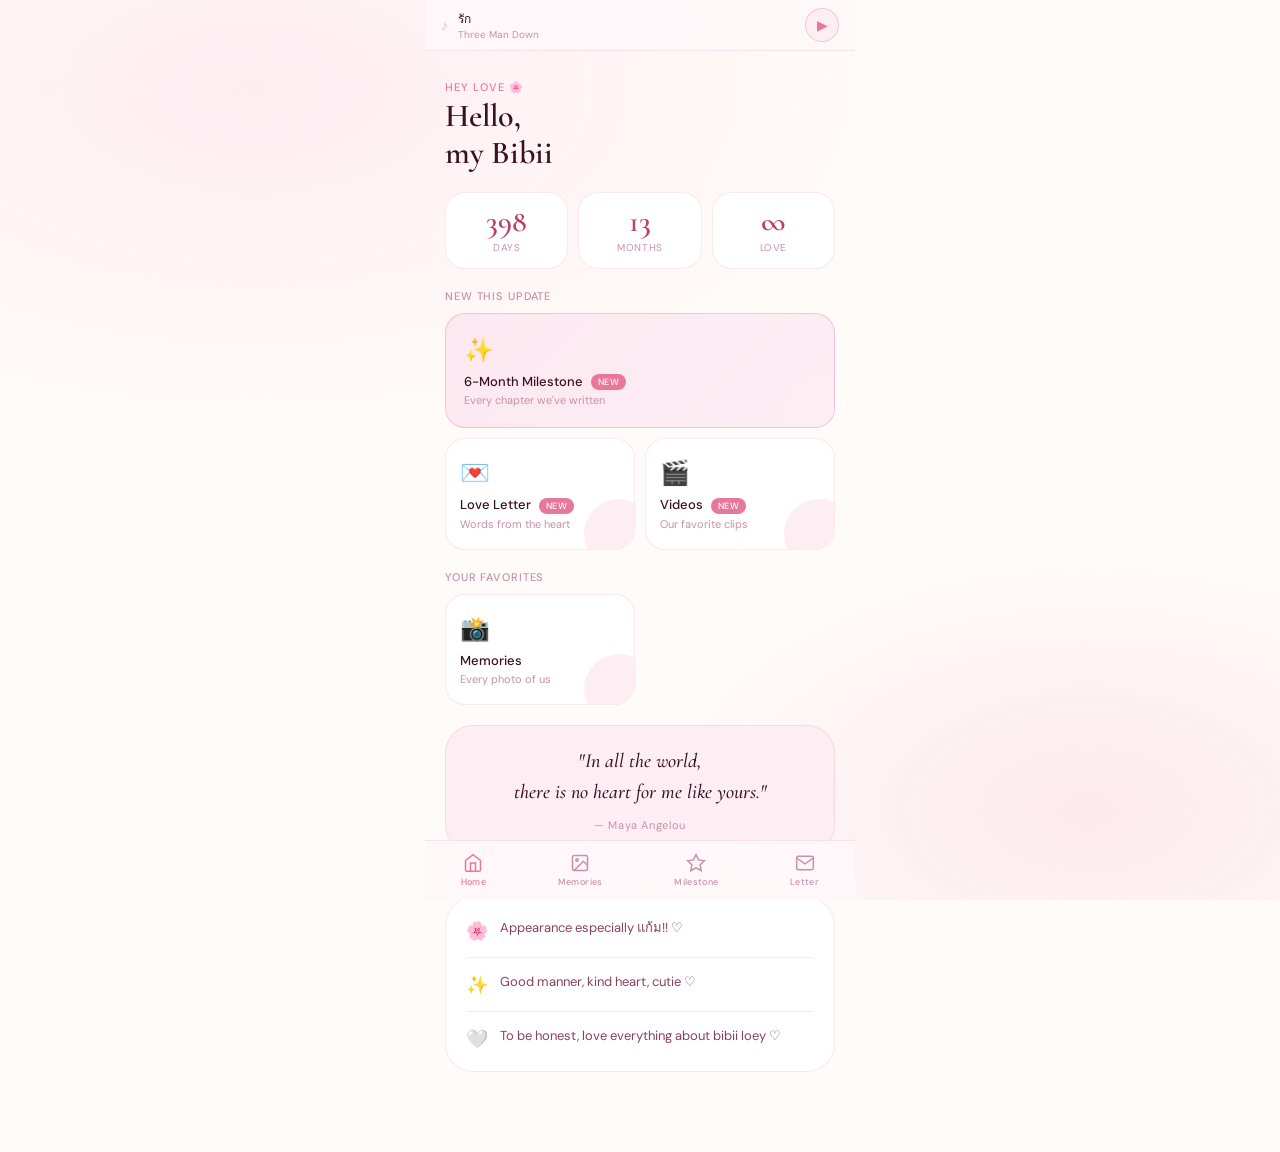
<file: home.html>
<!DOCTYPE html>
<html lang="en">
<head>
<meta charset="UTF-8">
<meta name="viewport" content="width=device-width, initial-scale=1.0, viewport-fit=cover">
<title>Home 🤍</title>
<link rel="stylesheet" href="style.css">

</head>
<body>

<div class="hearts-bg" id="heartsBg"></div>

<!-- MUSIC BAR -->
<div class="music-bar" id="musicBar">
  <span class="music-note">♪</span>
  <div class="music-info">
    <div class="music-title">รัก</div>
    <div class="music-artist">Three Man Down</div>
  </div>
  <button class="music-btn" id="musicToggle" onclick="toggleMusic()" title="Play / Pause">▶</button>
</div>

<!-- Background music -->
<audio id="bgMusic" loop preload="none">
  <source src="video/เพลงรก - Three Man Down Official MV.mp3" type="audio/mpeg">
</audio>

<div class="page-wrapper" style="padding-top: 56px;">

  <div class="page-top fade-up">
    <p class="page-eyebrow">hey love 🌸</p>
    <h1 class="page-title">Hello,<br>my Bibii</h1>
  </div>

  <!-- LOVE COUNTER -->
  <div class="counter-strip fade-up fade-up-1">
    <div class="counter-cell">
      <div class="counter-num" id="cntDays">—</div>
      <div class="counter-label">Days</div>
    </div>
    <div class="counter-cell">
      <div class="counter-num" id="cntMonths">—</div>
      <div class="counter-label">Months</div>
    </div>
    <div class="counter-cell">
      <div class="counter-num">∞</div>
      <div class="counter-label">Love</div>
    </div>
  </div>

  <div class="menu-section">

    <p class="menu-section-label fade-up fade-up-2">New this update</p>
    <div class="menu-grid">
      <a class="menu-tile featured fade-up fade-up-2" href="milestone.html">
        <div class="tile-icon">✨</div>
        <div class="tile-name">6-Month Milestone <span class="badge-new">NEW</span></div>
        <div class="tile-desc">Every chapter we've written</div>
      </a>
      <a class="menu-tile fade-up fade-up-3" href="letter.html">
        <div class="tile-icon">💌</div>
        <div class="tile-name">Love Letter <span class="badge-new">NEW</span></div>
        <div class="tile-desc">Words from the heart</div>
      </a>
      <a class="menu-tile fade-up fade-up-3" href="video.html">
        <div class="tile-icon">🎬</div>
        <div class="tile-name">Videos <span class="badge-new">NEW</span></div>
        <div class="tile-desc">Our favorite clips</div>
      </a>
    </div>

    <p class="menu-section-label fade-up fade-up-4">Your favorites</p>
    <div class="menu-grid">
      <a class="menu-tile fade-up fade-up-4" href="memories.html">
        <div class="tile-icon">📸</div>
        <div class="tile-name">Memories</div>
        <div class="tile-desc">Every photo of us</div>
      </a>
    </div>

    <!-- QUOTE -->
    <div class="card-soft fade-up fade-up-5" style="margin-top:20px; text-align:center;">
      <p style="font-family:'Cormorant Garamond',serif; font-size:20px; font-weight:500; color:var(--text-dark); line-height:1.55; font-style:italic;">
        "In all the world,<br>there is no heart for me like yours."
      </p>
      <p style="font-size:11px; color:var(--text-light); margin-top:10px; letter-spacing:0.06em;">— Maya Angelou</p>
    </div>

    <!-- LITTLE THINGS -->
    <p class="menu-section-label fade-up" style="margin-top:20px;">Little things I love about you</p>
    <div class="card fade-up" style="display:flex; flex-direction:column; gap:14px;">
      <div style="display:flex; align-items:flex-start; gap:12px;">
        <span style="font-size:18px; flex-shrink:0; margin-top:1px;">🌸</span>
        <p style="font-size:13px; color:var(--text-mid); line-height:1.6;">Appearance especially แก้ม!! ♡</p>
      </div>
      <div style="height:1px; background:var(--border);"></div>
      <div style="display:flex; align-items:flex-start; gap:12px;">
        <span style="font-size:18px; flex-shrink:0; margin-top:1px;">✨</span>
        <p style="font-size:13px; color:var(--text-mid); line-height:1.6;">Good manner, kind heart, cutie ♡</p>
      </div>
      <div style="height:1px; background:var(--border);"></div>
      <div style="display:flex; align-items:flex-start; gap:12px;">
        <span style="font-size:18px; flex-shrink:0; margin-top:1px;">🤍</span>
        <p style="font-size:13px; color:var(--text-mid); line-height:1.6;">To be honest, love everything about bibii loey ♡</p>
      </div>
    </div>

  </div>
</div>

<!-- NAV BAR -->
<nav class="nav-bar">
  <a class="nav-item active" href="home.html">
    <svg viewBox="0 0 24 24" fill="none" stroke="currentColor" stroke-width="1.8"><path d="M3 9l9-7 9 7v11a2 2 0 01-2 2H5a2 2 0 01-2-2z"/><polyline points="9 22 9 12 15 12 15 22"/></svg>
    Home
  </a>
  <a class="nav-item" href="memories.html">
    <svg viewBox="0 0 24 24" fill="none" stroke="currentColor" stroke-width="1.8"><rect x="3" y="3" width="18" height="18" rx="2"/><circle cx="8.5" cy="8.5" r="1.5"/><polyline points="21 15 16 10 5 21"/></svg>
    Memories
  </a>
  <a class="nav-item" href="milestone.html">
    <svg viewBox="0 0 24 24" fill="none" stroke="currentColor" stroke-width="1.8"><polygon points="12 2 15.09 8.26 22 9.27 17 14.14 18.18 21.02 12 17.77 5.82 21.02 7 14.14 2 9.27 8.91 8.26 12 2"/></svg>
    Milestone
  </a>
  <a class="nav-item" href="letter.html">
    <svg viewBox="0 0 24 24" fill="none" stroke="currentColor" stroke-width="1.8"><path d="M4 4h16c1.1 0 2 .9 2 2v12c0 1.1-.9 2-2 2H4c-1.1 0-2-.9-2-2V6c0-1.1.9-2 2-2z"/><polyline points="22,6 12,13 2,6"/></svg>
    Letter
  </a>
</nav>

<script src="script.js"></script>
<script>
  // Love counter — Nov 1, 2025
  const START = new Date(2025, 10, 1);
  function updateCounter() {
    const diff   = new Date() - START;
    const days   = Math.floor(diff / 86400000);
    const months = Math.floor(days / 30.44);
    document.getElementById('cntDays').textContent   = days;
    document.getElementById('cntMonths').textContent = months;
  }
  updateCounter();

  // Music toggle
  const audio = document.getElementById('bgMusic');
  const btn   = document.getElementById('musicToggle');
  let playing = false;

  function toggleMusic() {
    if (!playing) {
      audio.play();
      btn.textContent = '⏸';
      playing = true;
    } else {
      audio.pause();
      btn.textContent = '▶';
      playing = false;
    }
  }

  // Auto-play on first tap anywhere
  document.addEventListener('click', function tryPlay() {
    if (!playing) {
      audio.play().then(() => {
        btn.textContent = '⏸';
        playing = true;
      }).catch(() => {});
    }
    document.removeEventListener('click', tryPlay);
  }, { once: true });
</script>
</body>
</html>
</file>
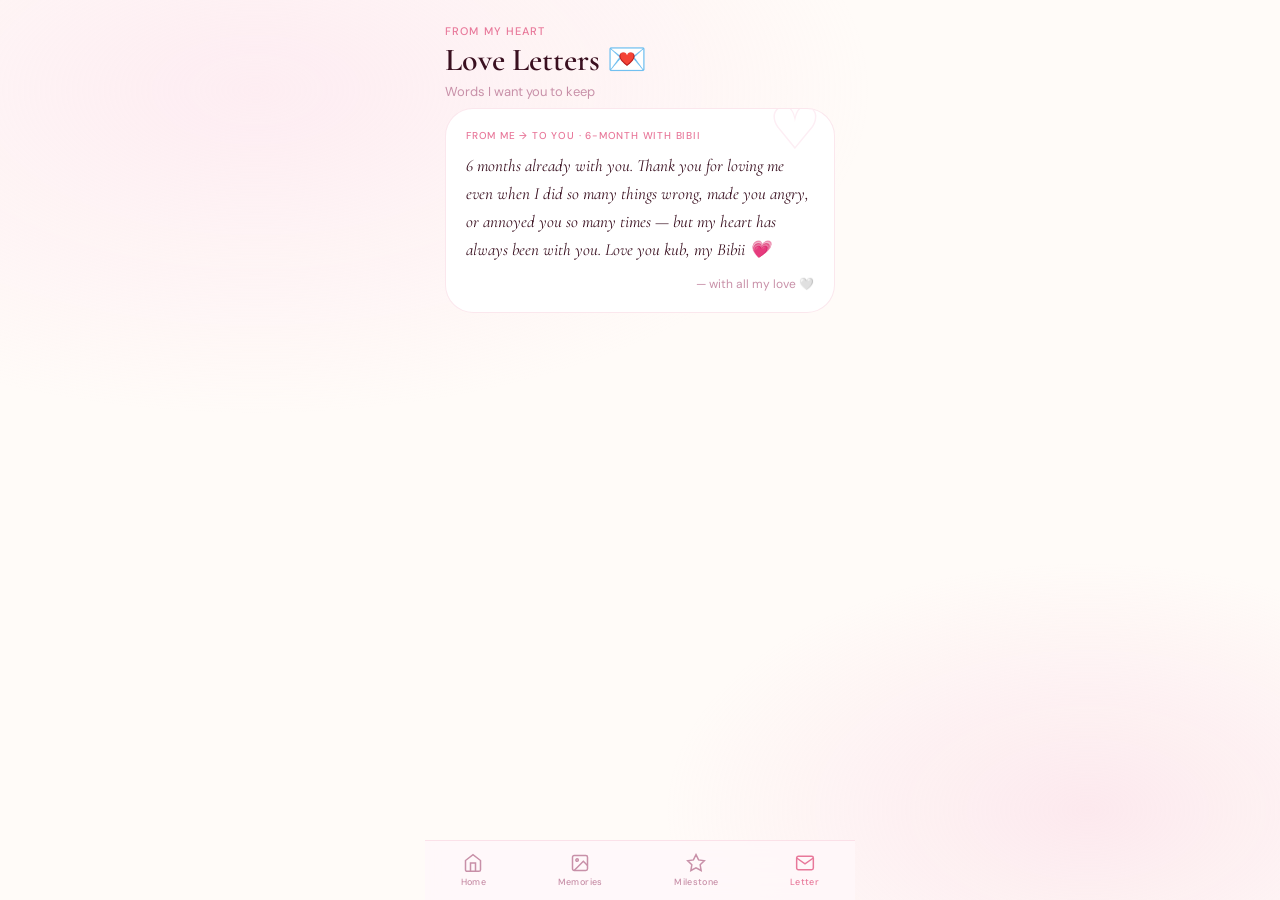
<file: letter.html>
<!DOCTYPE html>
<html lang="en">
<head>
<meta charset="UTF-8">
<meta name="viewport" content="width=device-width, initial-scale=1.0, viewport-fit=cover">
<title>Love Letter 💌</title>
<link rel="stylesheet" href="style.css">
</head>
<body>

<div class="hearts-bg" id="heartsBg"></div>

<div class="page-wrapper">

  <div class="page-top fade-up">
    <p class="page-eyebrow">from my heart</p>
    <h1 class="page-title">Love Letters 💌</h1>
    <p class="page-sub">Words I want you to keep</p>
  </div>

  <div class="letter-stack">

    <!-- ── LETTER 1 — main 6-month letter ── -->
    <div class="letter-card fade-up fade-up-1">
      <div class="letter-from">from me → to you · 6-month with bibii</div>
      <div class="letter-body"> 6 months already with you. Thank you for loving me even when I did so many things wrong, made you angry, or annoyed you so many times — but my heart has always been with you. Love you kub, my Bibii 💗
      </div>
      <div class="letter-sig">— with all my love 🤍</div>
    </div>
    <!-- Add more letter-card blocks here as you like -->

  </div>
</div>

<!-- NAV BAR -->
<nav class="nav-bar">
  <a class="nav-item" href="home.html">
    <svg viewBox="0 0 24 24" fill="none" stroke="currentColor" stroke-width="1.8"><path d="M3 9l9-7 9 7v11a2 2 0 01-2 2H5a2 2 0 01-2-2z"/><polyline points="9 22 9 12 15 12 15 22"/></svg>
    Home
  </a>
  <a class="nav-item" href="memories.html">
    <svg viewBox="0 0 24 24" fill="none" stroke="currentColor" stroke-width="1.8"><rect x="3" y="3" width="18" height="18" rx="2"/><circle cx="8.5" cy="8.5" r="1.5"/><polyline points="21 15 16 10 5 21"/></svg>
    Memories
  </a>
  <a class="nav-item" href="milestone.html">
    <svg viewBox="0 0 24 24" fill="none" stroke="currentColor" stroke-width="1.8"><polygon points="12 2 15.09 8.26 22 9.27 17 14.14 18.18 21.02 12 17.77 5.82 21.02 7 14.14 2 9.27 8.91 8.26 12 2"/></svg>
    Milestone
  </a>
  <a class="nav-item active" href="letter.html">
    <svg viewBox="0 0 24 24" fill="none" stroke="currentColor" stroke-width="1.8"><path d="M4 4h16c1.1 0 2 .9 2 2v12c0 1.1-.9 2-2 2H4c-1.1 0-2-.9-2-2V6c0-1.1.9-2 2-2z"/><polyline points="22,6 12,13 2,6"/></svg>
    Letter
  </a>
</nav>

<script src="script.js"></script>
</body>
</html>
</file>
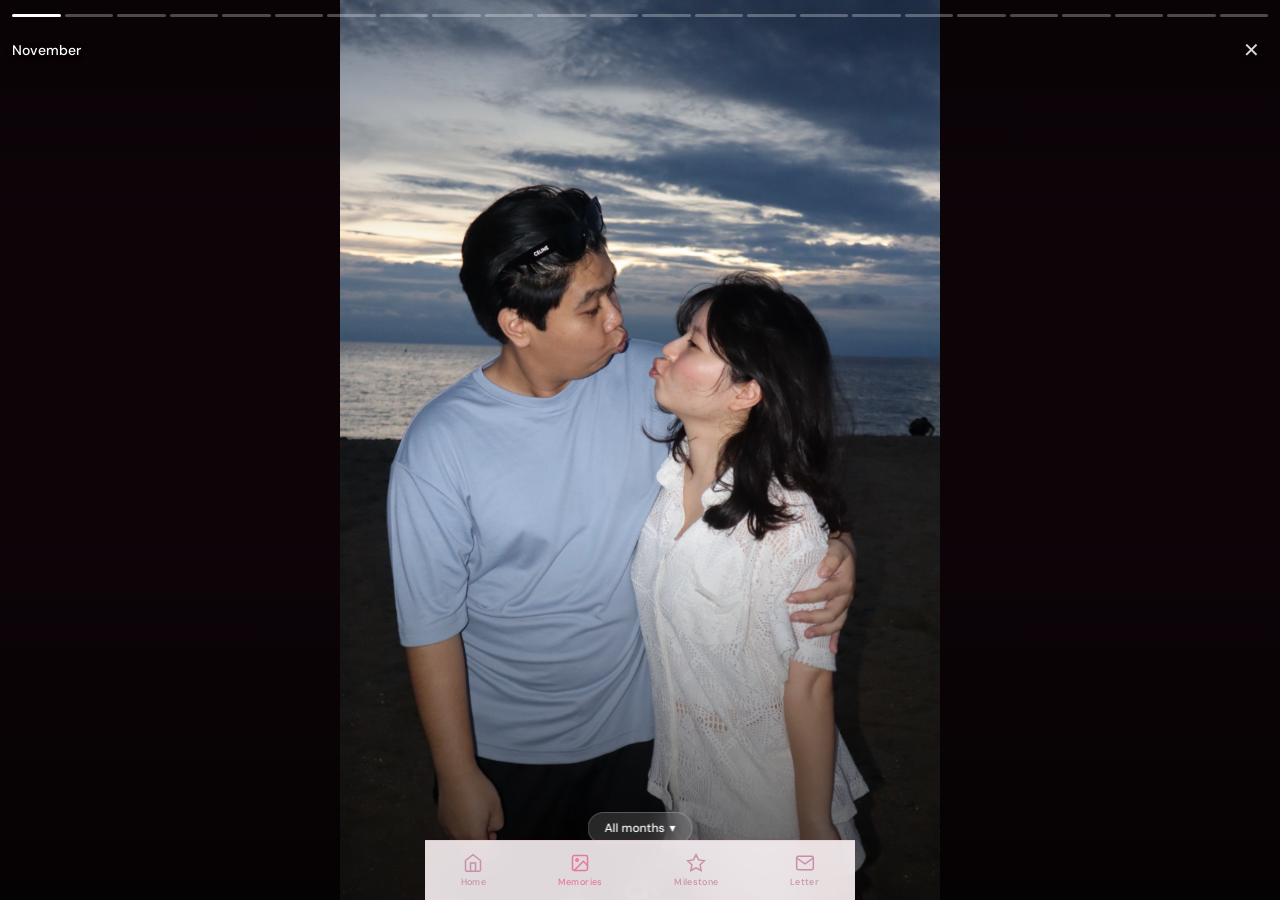
<file: memories.html>
<!DOCTYPE html>
<html lang="en">
<head>
<meta charset="UTF-8">
<meta name="viewport" content="width=device-width, initial-scale=1.0, viewport-fit=cover">
<title>Memories 📸</title>
<link href="https://fonts.googleapis.com/css2?family=Cormorant+Garamond:wght@400;500;600&family=DM+Sans:wght@400;500&display=swap" rel="stylesheet">
<link rel="stylesheet" href="style.css">
<style>
  body { background: #000; overflow: hidden; }
  body::before { display: none; }

  .story-viewer {
    position: fixed;
    inset: 0;
    background: #111;
    z-index: 10;
    touch-action: pan-y;
  }

  .progress-bar-row {
    position: absolute;
    top: max(14px, env(safe-area-inset-top));
    left: 12px; right: 12px;
    display: flex;
    gap: 4px;
    z-index: 30;
  }
  .prog-seg {
    flex: 1;
    height: 2.5px;
    border-radius: 2px;
    background: rgba(255,255,255,0.28);
    overflow: hidden;
    min-width: 0;
  }
  .prog-fill { height: 100%; background: white; width: 0%; transition: none; }
  .prog-fill.done { width: 100%; }
  .prog-fill.active { transition: width linear; }

  .story-topbar {
    position: absolute;
    top: max(26px, calc(env(safe-area-inset-top) + 12px));
    left: 12px; right: 12px;
    display: flex;
    align-items: center;
    justify-content: space-between;
    z-index: 30;
    margin-top: 10px;
  }
  .story-month-label {
    font-family: 'DM Sans', sans-serif;
    font-size: 14px;
    font-weight: 500;
    color: white;
    text-shadow: 0 1px 6px rgba(0,0,0,0.5);
  }
  .story-close {
    color: rgba(255,255,255,0.85);
    font-size: 20px;
    cursor: pointer;
    line-height: 1;
    text-shadow: 0 1px 6px rgba(0,0,0,0.5);
    text-decoration: none;
    padding: 4px 8px;
  }

  .story-photo-wrap {
    position: absolute;
    inset: 0;
    background: #0d0408;
    display: flex;
    align-items: center;
    justify-content: center;
  }
  .story-photo-wrap img {
    /* contain = เห็นรูปเต็ม ไม่ตัด */
    width: 100%; height: 100%;
    object-fit: contain;
    display: block;
    user-select: none;
    -webkit-user-drag: none;
    transition: opacity 0.3s ease;
  }

  .story-overlay {
    position: absolute;
    inset: 0;
    background: linear-gradient(
      to bottom,
      rgba(0,0,0,0.3) 0%,
      transparent 28%,
      transparent 58%,
      rgba(0,0,0,0.6) 100%
    );
    z-index: 20;
    pointer-events: none;
  }

  .story-caption {
    position: absolute;
    bottom: max(100px, calc(env(safe-area-inset-bottom) + 90px));
    left: 20px; right: 20px;
    z-index: 30;
    transition: transform 0.3s ease, opacity 0.3s ease;
  }
  .story-caption.hide { transform: translateY(10px); opacity: 0; }
  .cap-month {
    font-family: 'DM Sans', sans-serif;
    font-size: 10px;
    font-weight: 500;
    letter-spacing: 0.1em;
    text-transform: uppercase;
    color: rgba(255,255,255,0.65);
    margin-bottom: 4px;
  }
  .cap-text {
    font-family: 'Cormorant Garamond', serif;
    font-size: 24px;
    font-weight: 500;
    color: white;
    line-height: 1.3;
    text-shadow: 0 2px 14px rgba(0,0,0,0.5);
  }
  .cap-counter {
    font-family: 'DM Sans', sans-serif;
    font-size: 11px;
    color: rgba(255,255,255,0.45);
    margin-top: 6px;
  }

  .tap-left, .tap-right {
    position: absolute;
    top: 0; bottom: 0;
    width: 38%;
    z-index: 25;
    cursor: pointer;
  }
  .tap-left  { left: 0; }
  .tap-right { right: 0; }

  .month-select-btn {
    position: absolute;
    bottom: max(56px, calc(env(safe-area-inset-bottom) + 48px));
    left: 50%;
    transform: translateX(-50%);
    z-index: 35;
    background: rgba(255,255,255,0.14);
    backdrop-filter: blur(12px);
    -webkit-backdrop-filter: blur(12px);
    border: 1px solid rgba(255,255,255,0.22);
    border-radius: 50px;
    padding: 7px 16px;
    color: white;
    font-family: 'DM Sans', sans-serif;
    font-size: 12px;
    font-weight: 500;
    cursor: pointer;
    display: flex;
    align-items: center;
    gap: 5px;
    white-space: nowrap;
  }

  .month-drawer {
    position: absolute;
    bottom: max(106px, calc(env(safe-area-inset-bottom) + 96px));
    left: 50%;
    transform: translateX(-50%) scaleY(0.85);
    transform-origin: bottom center;
    opacity: 0;
    pointer-events: none;
    z-index: 40;
    background: rgba(18,6,12,0.88);
    backdrop-filter: blur(20px);
    -webkit-backdrop-filter: blur(20px);
    border: 1px solid rgba(255,255,255,0.13);
    border-radius: 20px;
    padding: 8px;
    display: flex;
    flex-wrap: wrap;
    gap: 6px;
    max-width: 280px;
    justify-content: center;
    transition: opacity 0.2s, transform 0.2s;
  }
  .month-drawer.open {
    opacity: 1;
    transform: translateX(-50%) scaleY(1);
    pointer-events: auto;
  }
  .drawer-pill {
    padding: 7px 14px;
    border-radius: 50px;
    border: 1px solid rgba(255,255,255,0.15);
    color: rgba(255,255,255,0.75);
    font-family: 'DM Sans', sans-serif;
    font-size: 12px;
    cursor: pointer;
    transition: background 0.15s, color 0.15s;
    background: transparent;
  }
  .drawer-pill.active-month,
  .drawer-pill:active {
    background: rgba(232,120,154,0.4);
    border-color: rgba(232,120,154,0.5);
    color: white;
  }

  .story-placeholder {
    position: absolute;
    inset: 0;
    display: flex;
    flex-direction: column;
    align-items: center;
    justify-content: center;
    background: linear-gradient(160deg, #1a0810 0%, #2a0f1a 100%);
    font-size: 52px;
    gap: 10px;
  }
  .story-placeholder p {
    font-family: 'DM Sans', sans-serif;
    font-size: 13px;
    color: rgba(255,255,255,0.3);
  }
</style>
</head>
<body>

<div class="story-viewer" id="storyViewer">

  <div class="progress-bar-row" id="progressRow"></div>

  <div class="story-topbar">
    <div class="story-month-label" id="storyMonthLabel"></div>
    <a class="story-close" href="home.html">✕</a>
  </div>

  <div class="story-photo-wrap" id="photoWrap">
    <div class="story-placeholder" id="placeholder"><span>📸</span><p>Add your photos</p></div>
    <img id="storyImg" src="" alt="" style="opacity:0;"
         onload="this.style.opacity=1; document.getElementById('placeholder').style.display='none';"
         onerror="this.style.opacity=0; document.getElementById('placeholder').style.display='flex';">
  </div>

  <div class="story-overlay"></div>

  <div class="story-caption" id="storyCaption">
    <div class="cap-month" id="capMonth"></div>
    <div class="cap-text"  id="capText"></div>
    <div class="cap-counter" id="capCounter"></div>
  </div>

  <div class="tap-left"  onclick="prevPhoto()"></div>
  <div class="tap-right" onclick="nextPhoto()"></div>

  <button class="month-select-btn" id="monthSelectBtn" onclick="toggleDrawer()">
    <span id="monthBtnLabel">All months</span> ▾
  </button>
  <div class="month-drawer" id="monthDrawer">
    <div class="drawer-pill active-month" onclick="jumpMonth('all',this)">All</div>
    <div class="drawer-pill" onclick="jumpMonth('nov',this)">November</div>
    <div class="drawer-pill" onclick="jumpMonth('dec',this)">December</div>
    <div class="drawer-pill" onclick="jumpMonth('jan',this)">January</div>
    <div class="drawer-pill" onclick="jumpMonth('feb',this)">February</div>
    <div class="drawer-pill" onclick="jumpMonth('mar',this)">March</div>
    <div class="drawer-pill" onclick="jumpMonth('apr',this)">April</div>
    <!-- May ยังไม่มีรูป เพิ่มได้ทีหลัง -->
  </div>

</div>

<nav class="nav-bar" style="z-index:50;">
  <a class="nav-item" href="home.html">
    <svg viewBox="0 0 24 24" fill="none" stroke="currentColor" stroke-width="1.8"><path d="M3 9l9-7 9 7v11a2 2 0 01-2 2H5a2 2 0 01-2-2z"/><polyline points="9 22 9 12 15 12 15 22"/></svg>
    Home
  </a>
  <a class="nav-item active" href="memories.html">
    <svg viewBox="0 0 24 24" fill="none" stroke="currentColor" stroke-width="1.8"><rect x="3" y="3" width="18" height="18" rx="2"/><circle cx="8.5" cy="8.5" r="1.5"/><polyline points="21 15 16 10 5 21"/></svg>
    Memories
  </a>
  <a class="nav-item" href="milestone.html">
    <svg viewBox="0 0 24 24" fill="none" stroke="currentColor" stroke-width="1.8"><polygon points="12 2 15.09 8.26 22 9.27 17 14.14 18.18 21.02 12 17.77 5.82 21.02 7 14.14 2 9.27 8.91 8.26 12 2"/></svg>
    Milestone
  </a>
  <a class="nav-item" href="letter.html">
    <svg viewBox="0 0 24 24" fill="none" stroke="currentColor" stroke-width="1.8"><path d="M4 4h16c1.1 0 2 .9 2 2v12c0 1.1-.9 2-2 2H4c-1.1 0-2-.9-2-2V6c0-1.1.9-2 2-2z"/><polyline points="22,6 12,13 2,6"/></svg>
    Letter
  </a>
</nav>

<script>
const PHOTOS = [
  // ── NOVEMBER ──
  { src: 'images/nov/1-11-2025.JPG', month: 'nov' },
  { src: 'images/nov/13-11-2025.JPG', month: 'nov' },
  { src: 'images/nov/13-11-2025-2.JPG', month: 'nov' },
  { src: 'images/nov/IMG_9249.JPG', month: 'nov' },
  // ── DECEMBER ──
  { src: 'images/dec/25-12-2025.JPG', month: 'dec' },
  { src: 'images/dec/28-12-2025.JPG', month: 'dec' },
  { src: 'images/dec/28-12-2025-2.JPG', month: 'dec' },
  { src: 'images/dec/28-12-2025-3.JPG', month: 'dec' },
  // ── JANUARY ──
  { src: 'images/jan/4-1-2026.PNG', month: 'jan' },
  { src: 'images/jan/16-1-2026.PNG', month: 'jan' },
  { src: 'images/jan/31-1-2026.JPG', month: 'jan' },
  { src: 'images/jan/31-1-2026-2.JPG', month: 'jan' },
  // ── FEBRUARY ──
  { src: 'images/feb/14-2-2026.JPG', month: 'feb' },
  { src: 'images/feb/17-2-2026.HEIC', month: 'feb' },
  { src: 'images/feb/18-2-2026.JPG', month: 'feb' },
  { src: 'images/feb/18-2-2026-2.HEIC', month: 'feb' },
  // ── MARCH ──
  { src: 'images/mar/1-3-2026.JPG', month: 'mar' },
  { src: 'images/mar/1-3-2026-2.HEIC', month: 'mar' },
  { src: 'images/mar/15-3-2026.PNG', month: 'mar' },
  { src: 'images/mar/19-3-2026.jpg', month: 'mar' },
  // ── APRIL ──
  { src: 'images/apr/3-4-2026.JPG', month: 'apr' },
  { src: 'images/apr/8-4-2026.PNG', month: 'apr' },
  { src: 'images/apr/19-4-2026.JPG', month: 'apr' },
  { src: 'images/image/IMG_3842.PNG', month: 'apr' },
  // ── MAY — เพิ่มรูปตรงนี้หลังครบรอบ ──
  // { src: 'images/may/YOUR.jpg', caption: '6 months ♡', month: 'may' },
];

const MONTH_NAMES = {
  nov:'November', dec:'December', jan:'January',
  feb:'February', mar:'March',    apr:'April',   may:'May 🎀'
};

let current  = 0;
let filtered = [...PHOTOS];
let autoTimer = null;
const AUTO_MS = 5000;

function buildBars() {
  const row = document.getElementById('progressRow');
  row.innerHTML = '';
  filtered.forEach((_, i) => {
    const seg = document.createElement('div');
    seg.className = 'prog-seg';
    const fill = document.createElement('div');
    fill.className = 'prog-fill';
    fill.id = 'fill-' + i;
    seg.appendChild(fill);
    row.appendChild(seg);
  });
}

function showPhoto(idx) {
  if (!filtered.length) return;
  idx = Math.max(0, Math.min(idx, filtered.length - 1));
  current = idx;
  const p = filtered[idx];
  const img = document.getElementById('storyImg');
  img.style.opacity = 0;
  img.src = p.src;
  document.getElementById('capMonth').textContent        = MONTH_NAMES[p.month] || p.month;
  document.getElementById('capText').textContent         = p.caption || '';
  document.getElementById('storyMonthLabel').textContent = MONTH_NAMES[p.month] || p.month;
  document.getElementById('capCounter').textContent      = (idx + 1) + ' / ' + filtered.length;
  document.getElementById('storyCaption').classList.toggle('hide', !p.caption);
  filtered.forEach((_, i) => {
    const f = document.getElementById('fill-' + i);
    if (!f) return;
    f.style.transition = 'none';
    f.style.width = i < idx ? '100%' : '0%';
    f.className = 'prog-fill' + (i < idx ? ' done' : '');
  });
  clearTimeout(autoTimer);
  requestAnimationFrame(() => requestAnimationFrame(() => {
    const f = document.getElementById('fill-' + idx);
    if (f) {
      f.className = 'prog-fill active';
      f.style.transition = 'width ' + AUTO_MS + 'ms linear';
      f.style.width = '100%';
    }
  }));
  autoTimer = setTimeout(nextPhoto, AUTO_MS);
}

function nextPhoto() {
  if (current < filtered.length - 1) showPhoto(current + 1);
  else clearTimeout(autoTimer);
}
function prevPhoto() {
  if (current > 0) showPhoto(current - 1);
}

function jumpMonth(month, el) {
  document.querySelectorAll('.drawer-pill').forEach(d => d.classList.remove('active-month'));
  el.classList.add('active-month');
  document.getElementById('monthBtnLabel').textContent = month === 'all' ? 'All months' : MONTH_NAMES[month];
  filtered = month === 'all' ? [...PHOTOS] : PHOTOS.filter(p => p.month === month);
  buildBars();
  showPhoto(0);
  document.getElementById('monthDrawer').classList.remove('open');
}

function toggleDrawer() {
  document.getElementById('monthDrawer').classList.toggle('open');
}

document.getElementById('storyViewer').addEventListener('click', e => {
  const drawer = document.getElementById('monthDrawer');
  const btn    = document.getElementById('monthSelectBtn');
  if (!drawer.contains(e.target) && !btn.contains(e.target)) drawer.classList.remove('open');
});

let tx = 0, ty = 0;
document.getElementById('storyViewer').addEventListener('touchstart', e => {
  tx = e.touches[0].clientX; ty = e.touches[0].clientY;
}, { passive: true });
document.getElementById('storyViewer').addEventListener('touchend', e => {
  const dx = e.changedTouches[0].clientX - tx;
  const dy = e.changedTouches[0].clientY - ty;
  if (Math.abs(dx) > Math.abs(dy) && Math.abs(dx) > 40) dx < 0 ? nextPhoto() : prevPhoto();
}, { passive: true });

document.addEventListener('keydown', e => {
  if (e.key === 'ArrowRight') nextPhoto();
  if (e.key === 'ArrowLeft')  prevPhoto();
});

buildBars();
showPhoto(0);
</script>
</body>
</html>
</file>
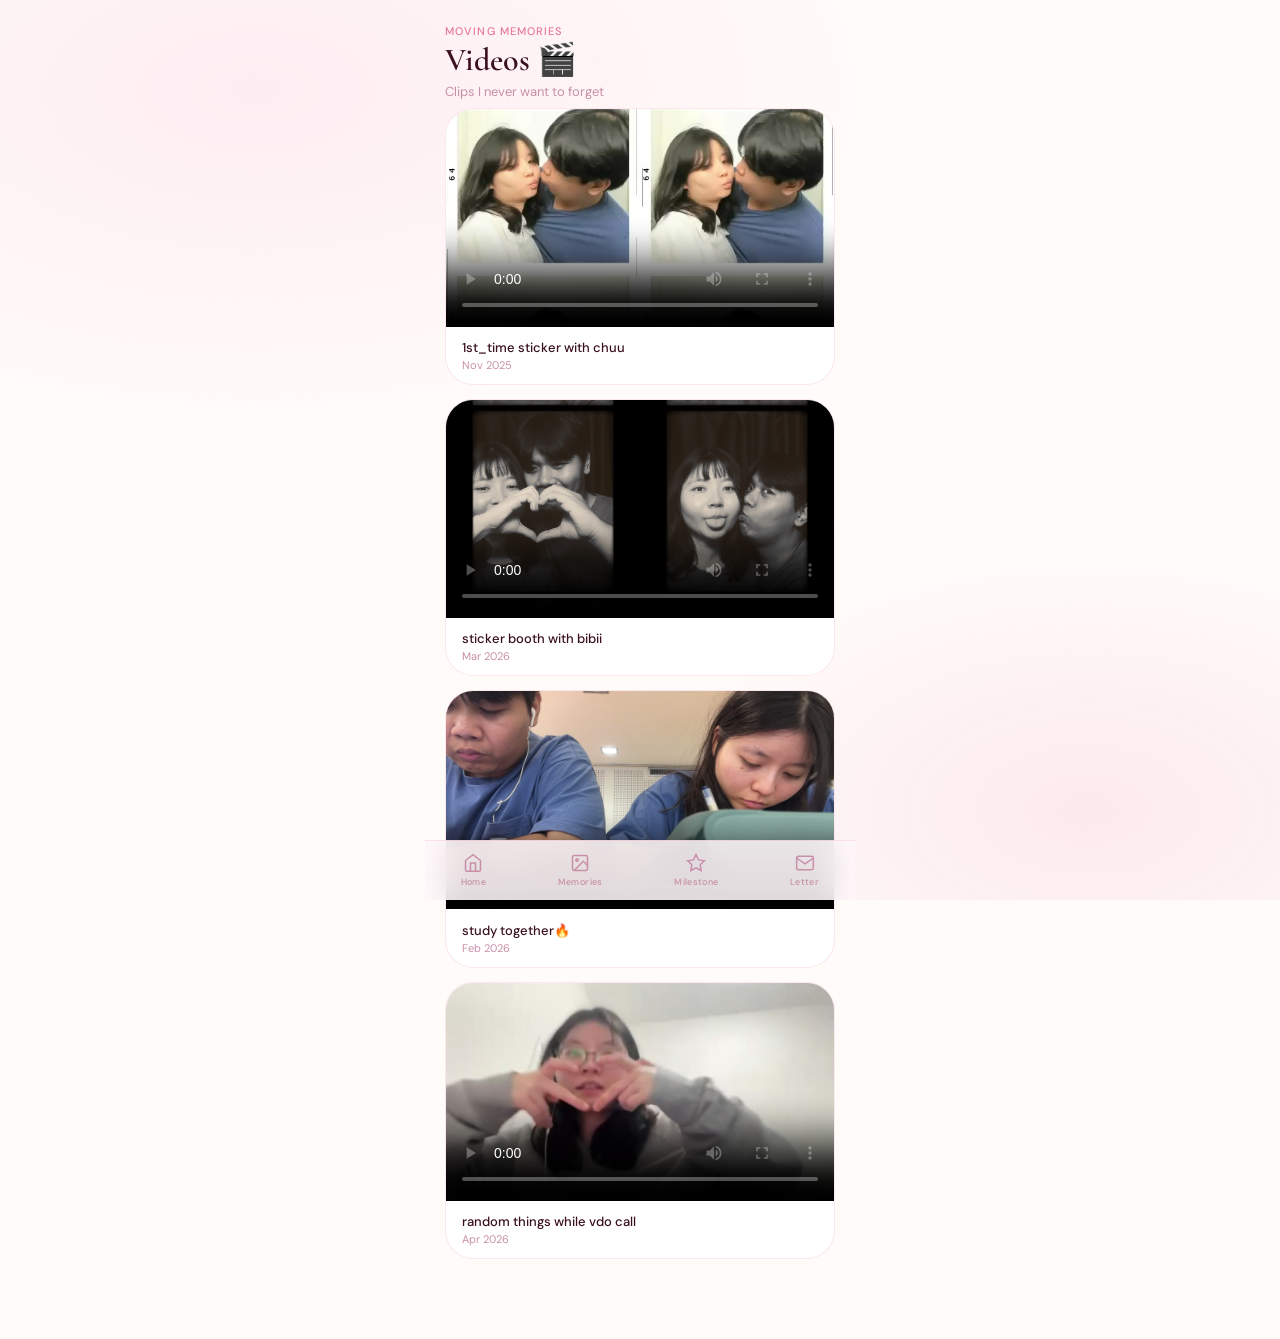
<file: video.html>
<!DOCTYPE html>
<html lang="en">
<head>
<meta charset="UTF-8">
<meta name="viewport" content="width=device-width, initial-scale=1.0, viewport-fit=cover">
<title>Videos 🎬</title>
<link rel="stylesheet" href="style.css">
</head>
<body>

<div class="hearts-bg" id="heartsBg"></div>

<div class="page-wrapper">

  <div class="page-top fade-up">
    <p class="page-eyebrow">moving memories</p>
    <h1 class="page-title">Videos 🎬</h1>
    <p class="page-sub">Clips I never want to forget</p>
  </div>

  <div class="video-grid">

    <!--
      HOW TO ADD A VIDEO:
      1. Put your .mp4 file in the repo (e.g. a folder called "Videos/")
      2. Replace the src in <video> below
      3. Change the title and date text

      For each video, copy one .video-card block
    -->
  <div class="video-card fade-up fade-up-1">
      <div class="video-thumb">
        <video src="video/1st_time sticker.MP4" controls playsinline poster="video/sticker-nov.jpg"></video>
      </div>
      <div class="video-meta">
        <div class="video-title">1st_time sticker with chuu</div>
        <div class="video-date">Nov 2025</div>
      </div>
    </div>
    <div class="video-card fade-up fade-up-2">
      <div class="video-thumb">
        <video src="video/sculpture.MP4" controls playsinline poster="images/mar/1-3-2026.JPG"></video> 
      </div>
      <div class="video-meta">
        <div class="video-title">sticker booth with bibii</div>
        <div class="video-date">Mar 2026 </div>
      </div>
    </div>

    <div class="video-card fade-up fade-up-3">
      <div class="video-thumb">
        <video src="video/IMG_1925.mov" controls playsinline poster="video/study-feb.jpg"></video>
      </div>
      <div class="video-meta">
        <div class="video-title">study together🔥 </div>
        <div class="video-date">Feb 2026</div>
      </div>
    </div>
 <div class="video-card fade-up fade-up-4">
      <div class="video-thumb">
        <video src="video/ScreenRecording_04-23-2569 7-30-22ΓÇ»PM_1.mov" controls playsinline poster="video/call-apr.jpg"></video>
      </div>
      <div class="video-meta">
        <div class="video-title">random things while vdo call </div>
        <div class="video-date">Apr 2026</div>
      </div>
    </div>
  </div>
</div>

<!-- NAV BAR -->
<nav class="nav-bar">
  <a class="nav-item" href="home.html">
    <svg viewBox="0 0 24 24" fill="none" stroke="currentColor" stroke-width="1.8"><path d="M3 9l9-7 9 7v11a2 2 0 01-2 2H5a2 2 0 01-2-2z"/><polyline points="9 22 9 12 15 12 15 22"/></svg>
    Home
  </a>
  <a class="nav-item" href="memories.html">
    <svg viewBox="0 0 24 24" fill="none" stroke="currentColor" stroke-width="1.8"><rect x="3" y="3" width="18" height="18" rx="2"/><circle cx="8.5" cy="8.5" r="1.5"/><polyline points="21 15 16 10 5 21"/></svg>
    Memories
  </a>
  <a class="nav-item" href="milestone.html">
    <svg viewBox="0 0 24 24" fill="none" stroke="currentColor" stroke-width="1.8"><polygon points="12 2 15.09 8.26 22 9.27 17 14.14 18.18 21.02 12 17.77 5.82 21.02 7 14.14 2 9.27 8.91 8.26 12 2"/></svg>
    Milestone
  </a>
  <a class="nav-item" href="letter.html">
    <svg viewBox="0 0 24 24" fill="none" stroke="currentColor" stroke-width="1.8"><path d="M4 4h16c1.1 0 2 .9 2 2v12c0 1.1-.9 2-2 2H4c-1.1 0-2-.9-2-2V6c0-1.1.9-2 2-2z"/><polyline points="22,6 12,13 2,6"/></svg>
    Letter
  </a>
</nav>

<script src="script.js"></script>
</body>
</html>
</file>
<file: style.css>
@import url('https://fonts.googleapis.com/css2?family=Cormorant+Garamond:ital,wght@0,400;0,500;0,600;1,400;1,500&family=DM+Sans:wght@300;400;500&display=swap');

/* ===== TOKENS ===== */
:root {
  --rose:       #e8789a;
  --rose-soft:  #f4b8cc;
  --rose-pale:  #fdeef4;
  --rose-deep:  #b84068;
  --blush:      #fce8f0;
  --cream:      #fffbf8;
  --ivory:      #fff7f2;
  --text-dark:  #3a1020;
  --text-mid:   #8a4060;
  --text-light: #c890a8;
  --border:     rgba(232,120,154,0.18);
  --border-mid: rgba(232,120,154,0.35);

  --r-sm: 12px;
  --r-md: 20px;
  --r-lg: 28px;
  --r-xl: 36px;

  --font-display: 'Cormorant Garamond', serif;
  --font-body:    'DM Sans', sans-serif;
}

/* ===== RESET ===== */
*, *::before, *::after { box-sizing: border-box; margin: 0; padding: 0; }

html { font-size: 16px; -webkit-text-size-adjust: 100%; }

body {
  font-family: var(--font-body);
  background: var(--cream);
  color: var(--text-dark);
  min-height: 100vh;
  overflow-x: hidden;
}

/* ===== PETAL PARTICLE BACKGROUND ===== */
body::before {
  content: '';
  position: fixed;
  inset: 0;
  background:
    radial-gradient(ellipse 80% 60% at 20% 10%, rgba(252,220,235,0.45) 0%, transparent 60%),
    radial-gradient(ellipse 60% 50% at 85% 90%, rgba(248,200,220,0.35) 0%, transparent 55%);
  pointer-events: none;
  z-index: 0;
}

/* ===== SHARED UTILS ===== */
.page-wrapper {
  position: relative;
  z-index: 1;
  max-width: 430px;
  margin: 0 auto;
  min-height: 100vh;
  padding-bottom: 80px;
}

/* ===== FLOATING HEARTS ===== */
.hearts-bg {
  position: fixed;
  inset: 0;
  pointer-events: none;
  z-index: 0;
  overflow: hidden;
}
.heart-particle {
  position: absolute;
  bottom: -20px;
  font-size: 12px;
  color: var(--rose-soft);
  animation: floatHeart linear infinite;
  opacity: 0;
}
@keyframes floatHeart {
  0%   { transform: translateY(0) rotate(0deg) scale(0.8);  opacity: 0; }
  10%  { opacity: 0.6; }
  90%  { opacity: 0.3; }
  100% { transform: translateY(-105vh) rotate(20deg) scale(1.1); opacity: 0; }
}

/* ===== NAV BAR ===== */
.nav-bar {
  position: fixed;
  bottom: 0; left: 50%;
  transform: translateX(-50%);
  width: 100%;
  max-width: 430px;
  background: rgba(255,247,250,0.88);
  backdrop-filter: blur(14px);
  -webkit-backdrop-filter: blur(14px);
  border-top: 1px solid var(--border);
  display: flex;
  justify-content: space-around;
  padding: 10px 0 max(10px, env(safe-area-inset-bottom));
  z-index: 100;
}
.nav-item {
  display: flex;
  flex-direction: column;
  align-items: center;
  gap: 3px;
  text-decoration: none;
  color: var(--text-light);
  font-size: 9px;
  font-weight: 500;
  letter-spacing: 0.04em;
  transition: color 0.2s;
  padding: 2px 10px;
}
.nav-item.active { color: var(--rose); }
.nav-item svg { width: 20px; height: 20px; }

/* ===== BUTTONS ===== */
.btn-primary {
  display: inline-flex;
  align-items: center;
  justify-content: center;
  gap: 6px;
  background: var(--rose);
  color: white;
  border: none;
  border-radius: 50px;
  padding: 12px 32px;
  font-family: var(--font-body);
  font-size: 14px;
  font-weight: 500;
  cursor: pointer;
  transition: transform 0.15s, background 0.15s;
  letter-spacing: 0.02em;
}
.btn-primary:active { transform: scale(0.96); background: var(--rose-deep); }

.btn-ghost {
  display: inline-flex;
  align-items: center;
  justify-content: center;
  gap: 6px;
  background: transparent;
  color: var(--rose);
  border: 1px solid var(--border-mid);
  border-radius: 50px;
  padding: 10px 24px;
  font-family: var(--font-body);
  font-size: 13px;
  font-weight: 400;
  cursor: pointer;
  transition: background 0.15s;
}
.btn-ghost:active { background: var(--blush); }

/* ===== CARDS ===== */
.card {
  background: white;
  border-radius: var(--r-lg);
  border: 1px solid var(--border);
  padding: 20px;
}
.card-soft {
  background: var(--rose-pale);
  border-radius: var(--r-lg);
  border: 1px solid var(--border);
  padding: 20px;
}

/* ===== NEW BADGE ===== */
.badge-new {
  display: inline-block;
  background: var(--rose);
  color: white;
  font-size: 9px;
  font-weight: 500;
  padding: 2px 7px;
  border-radius: 20px;
  vertical-align: middle;
  margin-left: 5px;
  letter-spacing: 0.04em;
}

/* ===== MUSIC PLAYER BAR ===== */
.music-bar {
  position: fixed;
  top: 0; left: 50%;
  transform: translateX(-50%);
  width: 100%;
  max-width: 430px;
  background: rgba(255,247,250,0.88);
  backdrop-filter: blur(14px);
  -webkit-backdrop-filter: blur(14px);
  border-bottom: 1px solid var(--border);
  padding: 8px 16px;
  display: flex;
  align-items: center;
  gap: 10px;
  z-index: 100;
}
.music-info { flex: 1; overflow: hidden; }
.music-title {
  font-size: 12px;
  font-weight: 500;
  color: var(--text-dark);
  white-space: nowrap;
  overflow: hidden;
  text-overflow: ellipsis;
}
.music-artist { font-size: 10px; color: var(--text-light); }
.music-btn {
  background: var(--rose-pale);
  border: 1px solid var(--border-mid);
  border-radius: 50%;
  width: 34px; height: 34px;
  display: flex; align-items: center; justify-content: center;
  cursor: pointer;
  color: var(--rose);
  font-size: 14px;
  flex-shrink: 0;
  transition: background 0.15s;
}
.music-btn:active { background: var(--blush); }
.music-note {
  font-size: 14px;
  color: var(--rose-soft);
  animation: bounce 1.4s ease-in-out infinite;
}
@keyframes bounce {
  0%, 100% { transform: translateY(0); }
  50% { transform: translateY(-4px); }
}

/* ===== PAGE HEADER ===== */
.page-top {
  padding: 24px 20px 8px;
}
.page-eyebrow {
  font-size: 11px;
  font-weight: 500;
  letter-spacing: 0.1em;
  color: var(--rose);
  text-transform: uppercase;
  margin-bottom: 4px;
}
.page-title {
  font-family: var(--font-display);
  font-size: 32px;
  font-weight: 600;
  color: var(--text-dark);
  line-height: 1.15;
}
.page-sub {
  font-size: 13px;
  color: var(--text-light);
  margin-top: 4px;
}

/* ===== COUNTER STRIP ===== */
.counter-strip {
  display: flex;
  gap: 10px;
  padding: 0 20px;
  margin: 12px 0;
}
.counter-cell {
  flex: 1;
  background: white;
  border: 1px solid var(--border);
  border-radius: var(--r-md);
  padding: 14px 10px;
  text-align: center;
}
.counter-num {
  font-family: var(--font-display);
  font-size: 30px;
  font-weight: 600;
  color: var(--rose-deep);
  line-height: 1;
}
.counter-label {
  font-size: 10px;
  color: var(--text-light);
  margin-top: 4px;
  letter-spacing: 0.06em;
  text-transform: uppercase;
}

/* ===== HOME MENU GRID ===== */
.menu-section { padding: 0 20px; }
.menu-section-label {
  font-size: 11px;
  font-weight: 500;
  color: var(--text-light);
  letter-spacing: 0.08em;
  text-transform: uppercase;
  margin: 20px 0 10px;
}
.menu-grid {
  display: grid;
  grid-template-columns: repeat(2, minmax(0, 1fr));
  gap: 10px;
}
.menu-tile {
  background: white;
  border: 1px solid var(--border);
  border-radius: var(--r-md);
  padding: 18px 14px;
  text-decoration: none;
  display: block;
  transition: transform 0.15s, box-shadow 0.15s;
  position: relative;
  overflow: hidden;
}
.menu-tile::before {
  content: '';
  position: absolute;
  bottom: -20px; right: -20px;
  width: 70px; height: 70px;
  border-radius: 50%;
  background: var(--rose-pale);
  transition: transform 0.3s;
}
.menu-tile:active { transform: scale(0.97); }
.menu-tile:active::before { transform: scale(1.6); }
.menu-tile.featured {
  grid-column: span 2;
  background: linear-gradient(135deg, var(--blush) 0%, var(--rose-pale) 100%);
  border-color: var(--border-mid);
  padding: 20px 18px;
}
.tile-icon { font-size: 24px; margin-bottom: 8px; position: relative; }
.tile-name {
  font-size: 13px;
  font-weight: 500;
  color: var(--text-dark);
  position: relative;
}
.tile-desc {
  font-size: 11px;
  color: var(--text-light);
  margin-top: 3px;
  position: relative;
}

/* ===== START / SPLASH ===== */
.splash {
  position: fixed;
  inset: 0;
  background: linear-gradient(160deg, #fce4ed 0%, #fbd8e8 40%, #fdeef6 100%);
  display: flex;
  flex-direction: column;
  align-items: center;
  justify-content: center;
  z-index: 200;
  transition: opacity 0.8s ease, visibility 0.8s;
}
.splash.hidden { opacity: 0; visibility: hidden; }
.splash-badge {
  background: rgba(255,255,255,0.65);
  border: 1px solid rgba(232,120,154,0.3);
  border-radius: 50px;
  padding: 5px 16px;
  font-size: 12px;
  color: var(--rose-deep);
  font-weight: 500;
  letter-spacing: 0.05em;
  margin-bottom: 20px;
}
.splash-photo {
  width: 130px; height: 130px;
  border-radius: 50%;
  object-fit: cover;
  border: 3px solid rgba(255,255,255,0.8);
  box-shadow: 0 8px 32px rgba(184,64,104,0.18);
  margin-bottom: 22px;
  background: var(--blush);
  display: flex; align-items: center; justify-content: center;
  font-size: 48px;
}
.splash-title {
  font-family: var(--font-display);
  font-size: 34px;
  font-weight: 600;
  color: var(--text-dark);
  text-align: center;
  line-height: 1.2;
  margin-bottom: 8px;
  padding: 0 32px;
}
.splash-sub {
  font-size: 13px;
  color: var(--text-mid);
  text-align: center;
  margin-bottom: 32px;
}

/* ===== PASSWORD ===== */
.lock-page {
  display: none;
  position: fixed;
  inset: 0;
  background: var(--cream);
  z-index: 190;
  flex-direction: column;
  align-items: center;
  justify-content: center;
  gap: 0;
}
.lock-page.visible { display: flex; }
.lock-photo {
  width: 100%;
  height: 45vh;
  object-fit: cover;
  object-position: center top;
}
.lock-body {
  flex: 1;
  display: flex;
  flex-direction: column;
  align-items: center;
  justify-content: center;
  padding: 24px 32px;
  width: 100%;
}
.lock-title {
  font-family: var(--font-display);
  font-size: 26px;
  font-weight: 600;
  color: var(--text-dark);
  margin-bottom: 6px;
  text-align: center;
}
.lock-sub { font-size: 13px; color: var(--text-light); margin-bottom: 20px; }
.pin-dots {
  display: flex; gap: 12px; margin-bottom: 24px;
}
.pin-dot {
  width: 14px; height: 14px;
  border-radius: 50%;
  border: 1.5px solid var(--rose-soft);
  background: transparent;
  transition: background 0.15s;
}
.pin-dot.filled { background: var(--rose); border-color: var(--rose); }
.keypad {
  display: grid;
  grid-template-columns: repeat(3, 1fr);
  gap: 10px;
  width: 260px;
}
.key-btn {
  background: white;
  border: 1px solid var(--border);
  border-radius: var(--r-md);
  height: 58px;
  font-family: var(--font-display);
  font-size: 24px;
  font-weight: 500;
  color: var(--text-dark);
  cursor: pointer;
  transition: background 0.12s, transform 0.1s;
  display: flex; align-items: center; justify-content: center;
}
.key-btn:active { background: var(--blush); transform: scale(0.95); }
.key-btn.action { font-size: 18px; color: var(--rose); }
.lock-msg {
  height: 20px;
  font-size: 12px;
  color: var(--rose);
  margin-top: 10px;
  text-align: center;
}

/* ===== MEMORIES ===== */
.memories-header {
  padding: 20px 20px 12px;
}
.month-tabs {
  display: flex;
  gap: 8px;
  padding: 0 20px 16px;
  overflow-x: auto;
  scrollbar-width: none;
}
.month-tabs::-webkit-scrollbar { display: none; }
.month-pill {
  flex-shrink: 0;
  padding: 6px 16px;
  border-radius: 50px;
  border: 1px solid var(--border-mid);
  font-size: 12px;
  font-weight: 500;
  color: var(--text-mid);
  background: white;
  cursor: pointer;
  transition: background 0.15s, color 0.15s;
  text-decoration: none;
  display: block;
}
.month-pill.active, .month-pill:hover {
  background: var(--rose);
  color: white;
  border-color: var(--rose);
}
.photo-grid {
  display: grid;
  grid-template-columns: repeat(3, minmax(0, 1fr));
  gap: 3px;
  padding: 0 20px;
}
.photo-cell {
  aspect-ratio: 1;
  overflow: hidden;
  border-radius: 8px;
  background: var(--blush);
  position: relative;
}
.photo-cell.large {
  grid-column: span 2;
  grid-row: span 2;
  border-radius: 14px;
}
.photo-cell img {
  width: 100%; height: 100%;
  object-fit: cover;
  display: block;
}
.photo-placeholder {
  width: 100%; height: 100%;
  display: flex;
  align-items: center;
  justify-content: center;
  font-size: 20px;
  color: var(--rose-soft);
}

/* ===== MILESTONE / TIMELINE ===== */
.timeline-wrap {
  padding: 0 20px;
  position: relative;
}
.timeline-line {
  position: absolute;
  left: 35px;
  top: 0; bottom: 0;
  width: 1px;
  background: linear-gradient(to bottom, var(--border-mid), transparent);
}
.tl-row {
  display: flex;
  gap: 16px;
  margin-bottom: 20px;
  position: relative;
}
.tl-dot-col {
  flex-shrink: 0;
  display: flex;
  flex-direction: column;
  align-items: center;
  padding-top: 6px;
}
.tl-dot {
  width: 12px; height: 12px;
  border-radius: 50%;
  background: var(--rose-soft);
  border: 2px solid white;
  box-shadow: 0 0 0 2px var(--rose-soft);
  flex-shrink: 0;
}
.tl-dot.star {
  width: 16px; height: 16px;
  background: var(--rose);
  box-shadow: 0 0 0 3px rgba(232,120,154,0.25);
}
.tl-content { flex: 1; }
.tl-month {
  font-size: 10px;
  font-weight: 500;
  letter-spacing: 0.08em;
  text-transform: uppercase;
  color: var(--rose);
  margin-bottom: 4px;
}
.tl-card {
  background: white;
  border: 1px solid var(--border);
  border-radius: var(--r-md);
  padding: 14px 16px;
}
.tl-card.featured {
  background: linear-gradient(135deg, var(--blush) 0%, var(--rose-pale) 100%);
  border-color: var(--border-mid);
}
.tl-headline {
  font-family: var(--font-display);
  font-size: 18px;
  font-weight: 600;
  color: var(--text-dark);
  line-height: 1.25;
}
.tl-body {
  font-size: 13px;
  color: var(--text-mid);
  margin-top: 6px;
  line-height: 1.55;
}
.tl-photo {
  width: 100%;
  aspect-ratio: 16/9;
  object-fit: cover;
  border-radius: 12px;
  margin-top: 12px;
  background: var(--blush);
  display: flex;
  align-items: center;
  justify-content: center;
  font-size: 28px;
  color: var(--rose-soft);
}

/* ===== LOVE LETTER ===== */
.letter-stack { padding: 0 20px; display: flex; flex-direction: column; gap: 12px; }
.letter-card {
  background: white;
  border: 1px solid var(--border);
  border-radius: var(--r-lg);
  padding: 20px;
  position: relative;
  overflow: hidden;
}
.letter-card::after {
  content: '♡';
  position: absolute;
  top: -10px; right: 12px;
  font-size: 60px;
  color: var(--rose-pale);
  line-height: 1;
  pointer-events: none;
}
.letter-from {
  font-size: 10px;
  font-weight: 500;
  letter-spacing: 0.08em;
  text-transform: uppercase;
  color: var(--rose);
  margin-bottom: 10px;
}
.letter-body {
  font-family: var(--font-display);
  font-size: 17px;
  font-weight: 400;
  color: var(--text-dark);
  line-height: 1.65;
  font-style: italic;
}
.letter-sig {
  font-size: 12px;
  color: var(--text-light);
  margin-top: 12px;
  text-align: right;
}

/* ===== VIDEO PAGE ===== */
.video-grid {
  padding: 0 20px;
  display: flex;
  flex-direction: column;
  gap: 14px;
}
.video-card {
  background: white;
  border: 1px solid var(--border);
  border-radius: var(--r-lg);
  overflow: hidden;
}
.video-thumb {
  width: 100%;
  aspect-ratio: 16/9;
  background: var(--blush);
  display: flex;
  align-items: center;
  justify-content: center;
  font-size: 36px;
  position: relative;
}
.video-thumb video {
  width: 100%;
  height: 100%;
  object-fit: cover;
}
.video-meta {
  padding: 12px 16px;
}
.video-title {
  font-size: 13px;
  font-weight: 500;
  color: var(--text-dark);
}
.video-date { font-size: 11px; color: var(--text-light); margin-top: 2px; }

/* ===== CALENDAR ===== */
.cal-wrap { padding: 0 20px; }
.cal-month-nav {
  display: flex;
  align-items: center;
  justify-content: space-between;
  margin-bottom: 16px;
}
.cal-month-title {
  font-family: var(--font-display);
  font-size: 22px;
  font-weight: 600;
  color: var(--text-dark);
}
.cal-nav-btn {
  background: white;
  border: 1px solid var(--border);
  border-radius: 50%;
  width: 36px; height: 36px;
  display: flex; align-items: center; justify-content: center;
  cursor: pointer;
  color: var(--rose);
  font-size: 16px;
  transition: background 0.15s;
}
.cal-nav-btn:active { background: var(--blush); }
.cal-grid {
  display: grid;
  grid-template-columns: repeat(7, minmax(0, 1fr));
  gap: 4px;
}
.cal-day-label {
  text-align: center;
  font-size: 10px;
  font-weight: 500;
  color: var(--text-light);
  letter-spacing: 0.05em;
  text-transform: uppercase;
  padding: 4px 0;
}
.cal-day {
  aspect-ratio: 1;
  display: flex; align-items: center; justify-content: center;
  border-radius: 50%;
  font-size: 13px;
  color: var(--text-dark);
  cursor: pointer;
  position: relative;
  transition: background 0.1s;
}
.cal-day:empty { }
.cal-day.today {
  background: var(--rose-pale);
  color: var(--rose-deep);
  font-weight: 500;
}
.cal-day.special {
  background: var(--rose);
  color: white;
  font-weight: 500;
}
.cal-day.special::after {
  content: '';
  position: absolute;
  bottom: 2px;
  left: 50%;
  transform: translateX(-50%);
  width: 4px; height: 4px;
  border-radius: 50%;
  background: rgba(255,255,255,0.7);
}

/* ===== NOTES ===== */
.notes-list { padding: 0 20px; display: flex; flex-direction: column; gap: 10px; }
.note-card {
  background: white;
  border: 1px solid var(--border);
  border-radius: var(--r-md);
  padding: 16px;
}
.note-date { font-size: 10px; color: var(--text-light); margin-bottom: 6px; }
.note-text { font-size: 14px; color: var(--text-dark); line-height: 1.55; }

/* ===== TRANSITIONS ===== */
@keyframes fadeUp {
  from { opacity: 0; transform: translateY(18px); }
  to   { opacity: 1; transform: translateY(0); }
}
.fade-up { animation: fadeUp 0.5s ease both; }
.fade-up-1 { animation-delay: 0.05s; }
.fade-up-2 { animation-delay: 0.12s; }
.fade-up-3 { animation-delay: 0.20s; }
.fade-up-4 { animation-delay: 0.28s; }
.fade-up-5 { animation-delay: 0.36s; }
</file>
